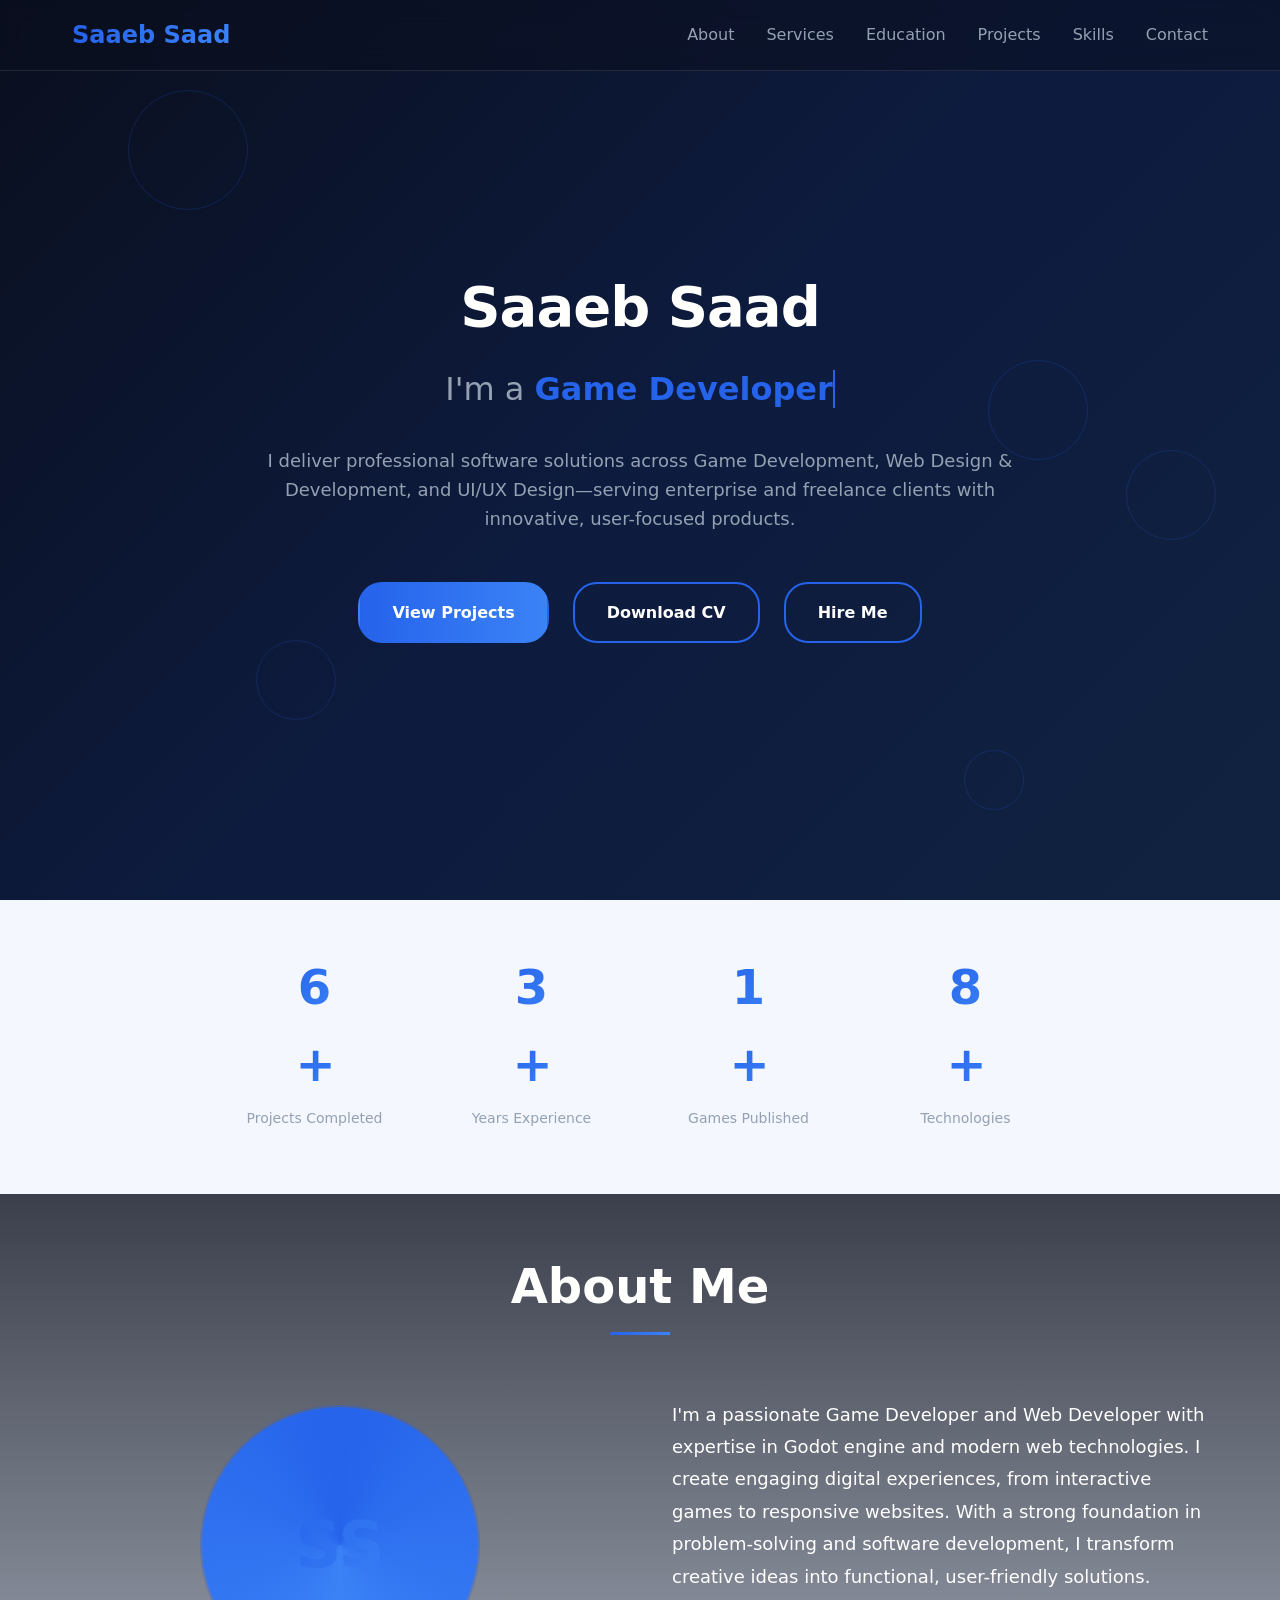
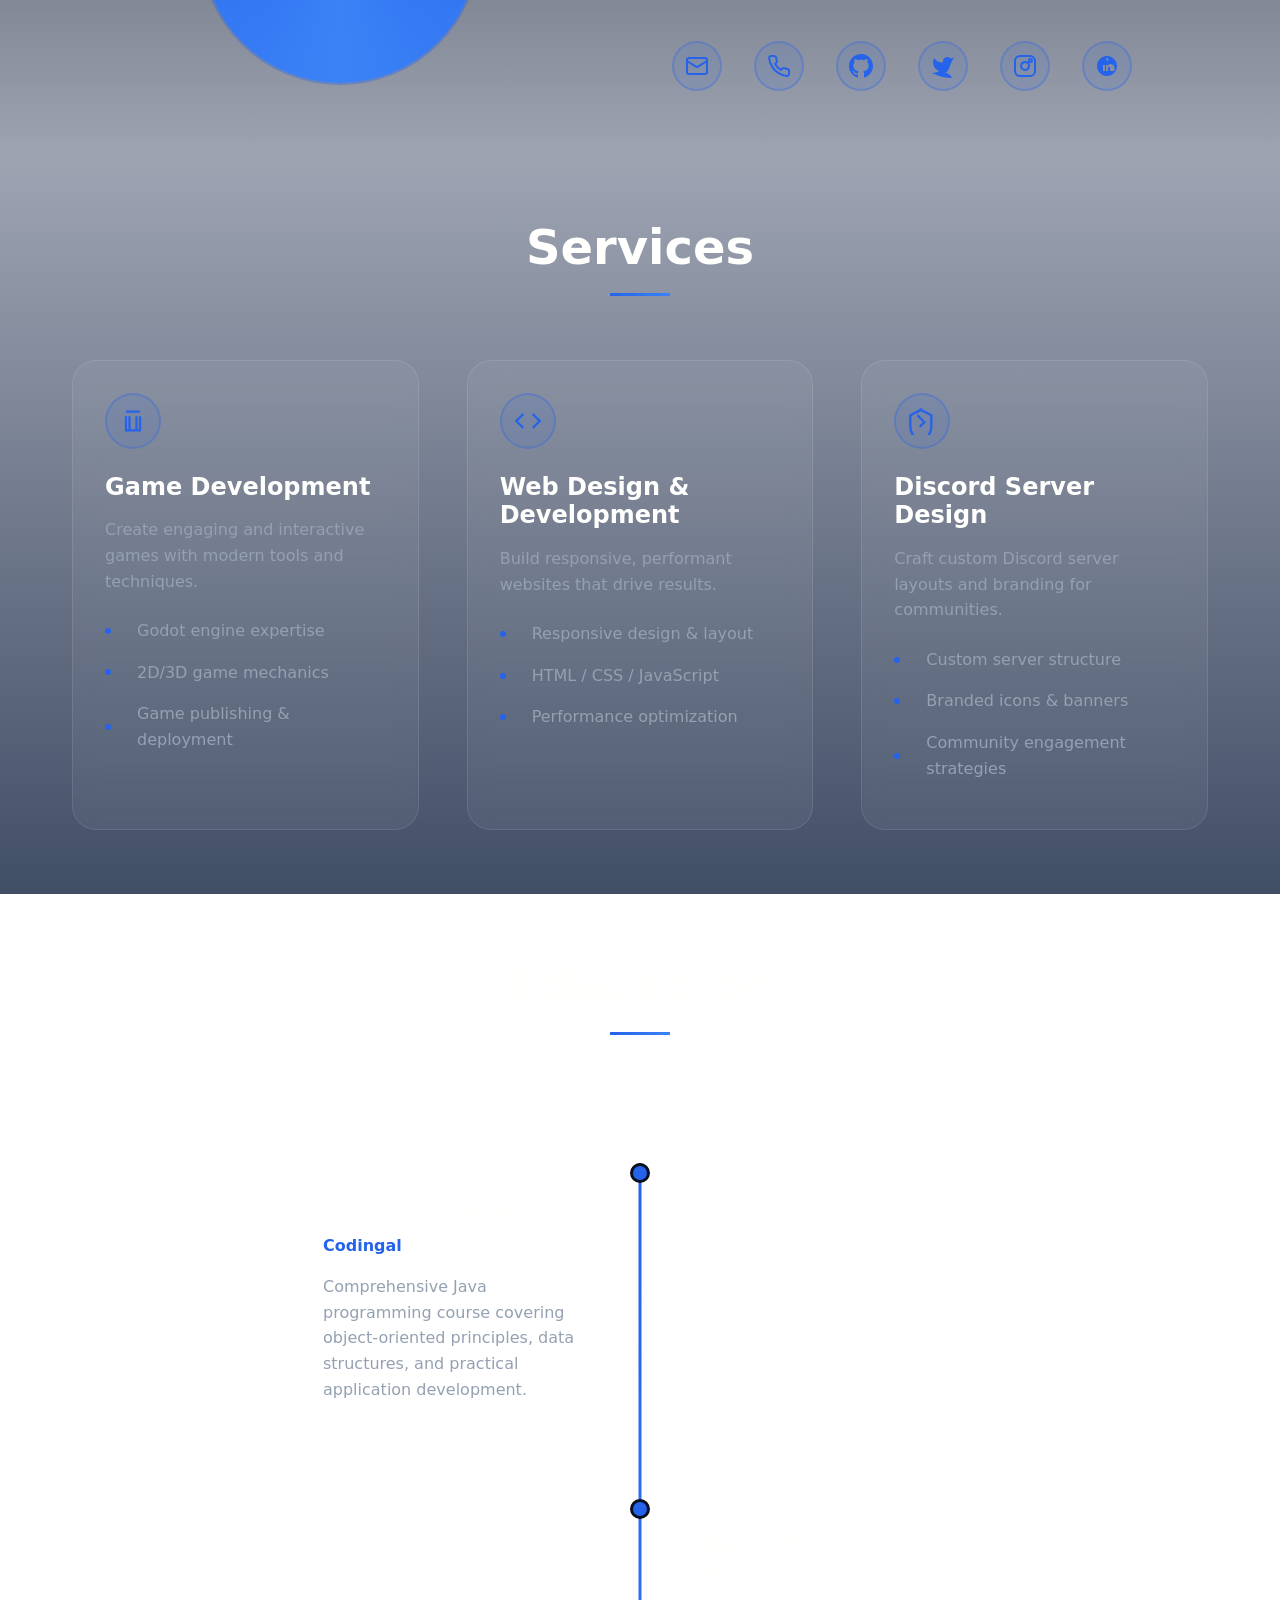
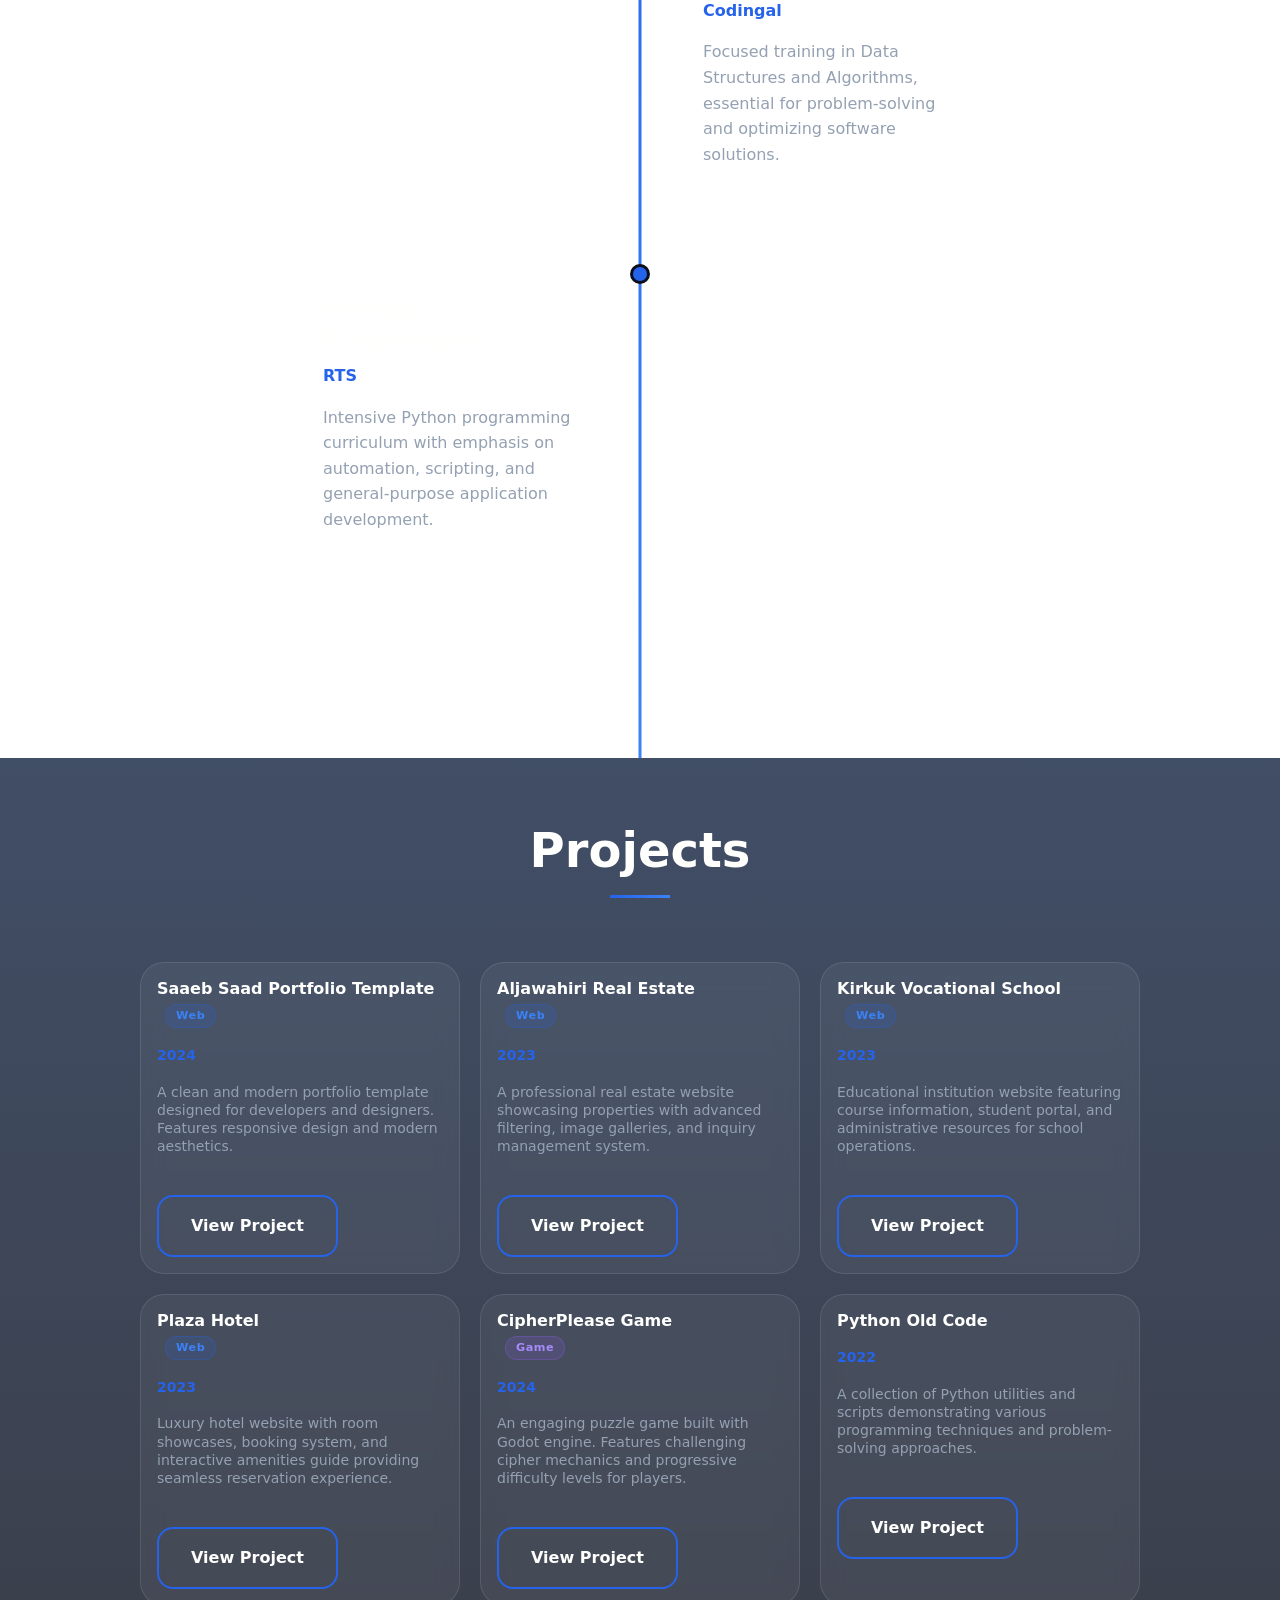
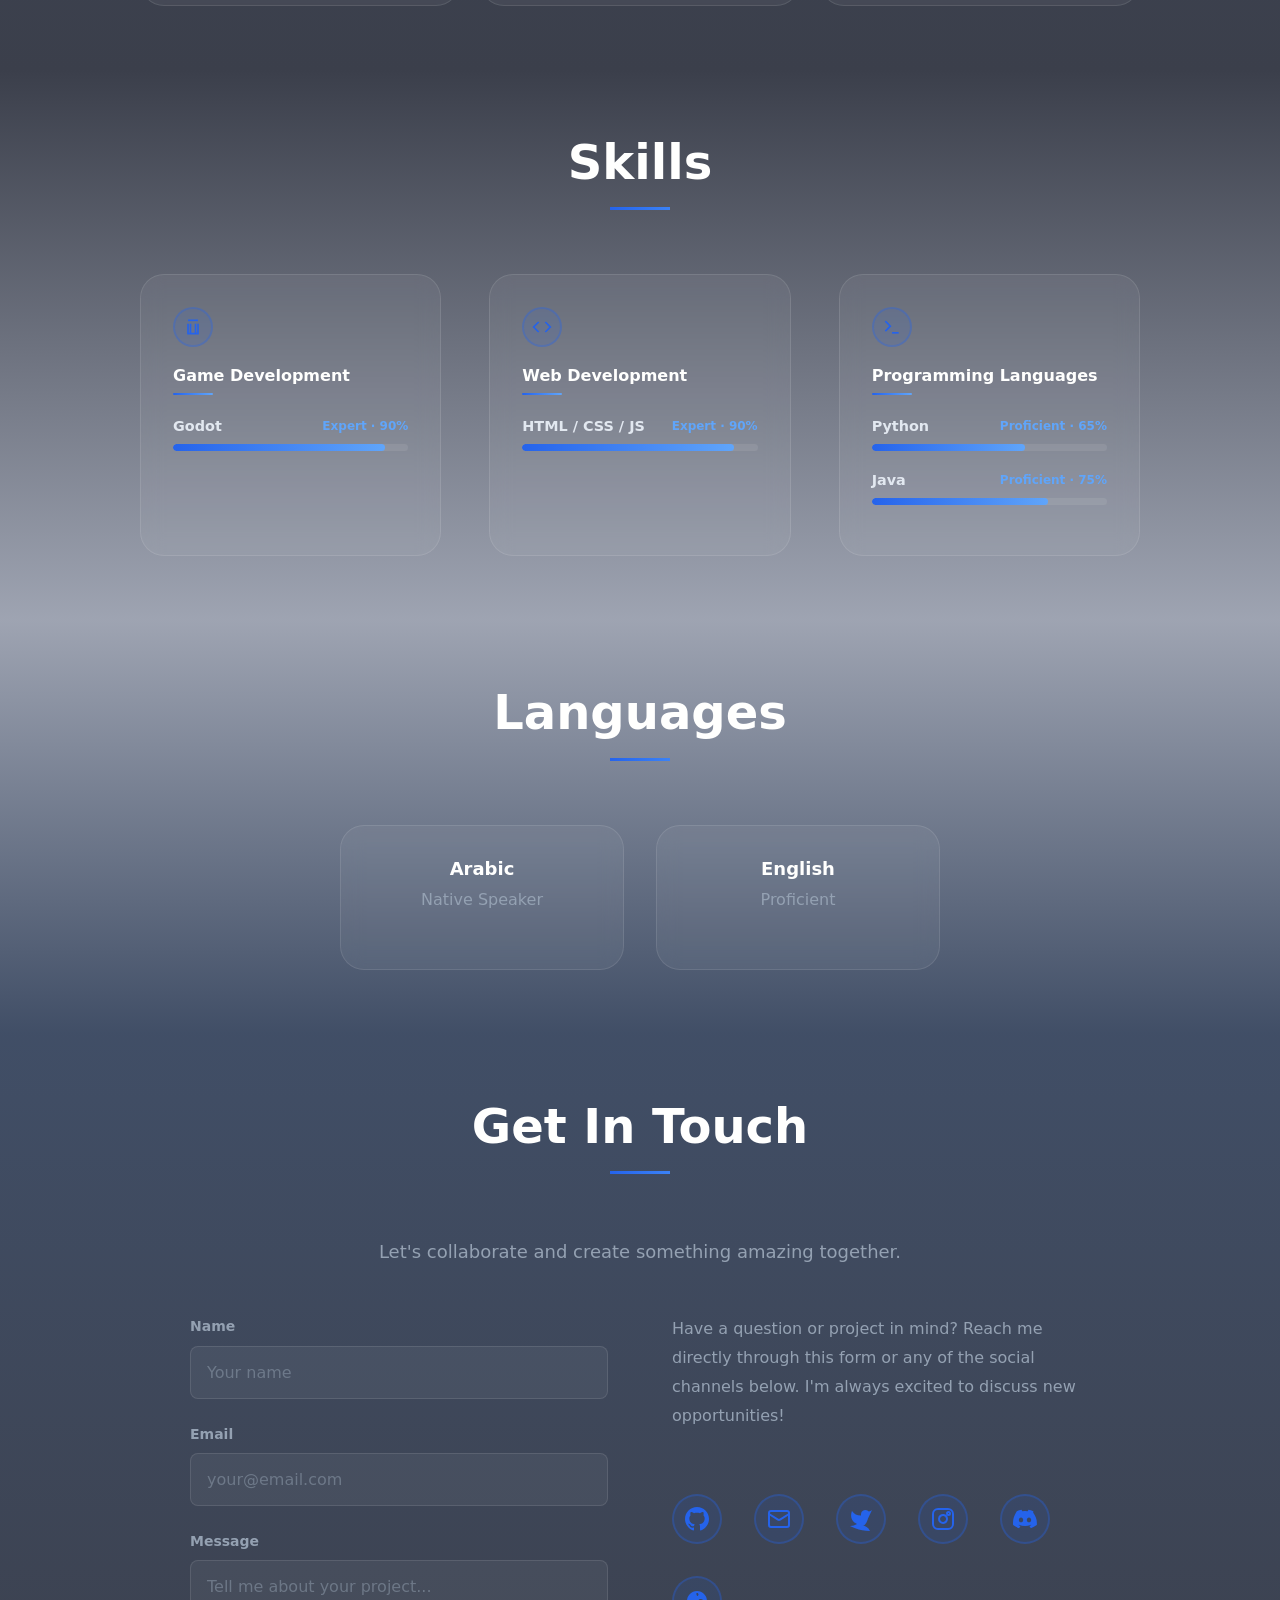
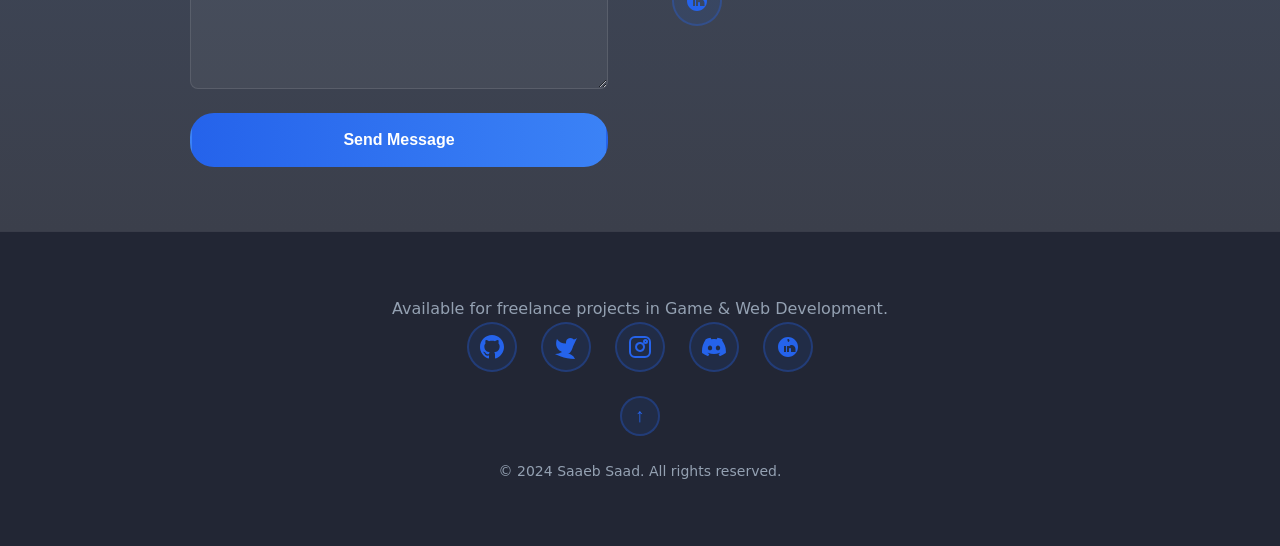
<file: index.html>
<!DOCTYPE html>
<html lang="en">
<head>
  <meta charset="UTF-8" />
  <meta name="viewport" content="width=device-width, initial-scale=1.0" />
  <title>Saaeb Saad | Game & Web Developer</title>
  <link rel="stylesheet" href="style.css" />
  <script src="links.js"></script>
</head>
<body>
  <!-- ═══════════════════════════════════════════════════════════════════════
       PRELOADER
       ═══════════════════════════════════════════════════════════════════════ -->
  <div id="preloader">
    <div class="preloader-name">Saaeb Saad</div>
    <div class="preloader-bar-track">
      <div class="preloader-bar-fill" id="preloaderFill"></div>
    </div>
  </div>

  <!-- ═══════════════════════════════════════════════════════════════════════
       NAVIGATION
       ═══════════════════════════════════════════════════════════════════════ -->
  <nav class="navbar">
    <div class="navbar-container">
      <div class="navbar-logo">
        <span class="logo-text">Saaeb Saad</span>
      </div>
      <div class="hamburger" id="hamburger">
        <span></span>
        <span></span>
        <span></span>
      </div>
      <ul class="nav-menu" id="nav-menu">
        <li><a href="#about" class="nav-link">About</a></li>
        <li><a href="#services" class="nav-link">Services</a></li>
        <li><a href="#education" class="nav-link">Education</a></li>
        <li><a href="#projects" class="nav-link">Projects</a></li>
        <li><a href="#skills" class="nav-link">Skills</a></li>
        <li><a href="#contact" class="nav-link">Contact</a></li>
      </ul>
    </div>
  </nav>

  <!-- ═══════════════════════════════════════════════════════════════════════
       HERO SECTION
       ═══════════════════════════════════════════════════════════════════════ -->
  <section id="hero" class="hero">
    <div class="hero-content">
      <h1 class="hero-name">Saaeb Saad</h1>
      <div class="hero-subtitle">
        <span>I'm a </span>
        <span class="typewriter"></span>
      </div>
      <p class="hero-description">
        I deliver professional software solutions across Game Development, Web Design & Development, and UI/UX Design—serving enterprise and freelance clients with innovative, user-focused products.
      </p>
      <div class="hero-cta">
        <a href="#projects" class="btn btn-primary">View Projects</a>
        <a href="" class="btn btn-secondary" data-link="resume">Download CV</a>
        <a href="#contact" class="btn btn-secondary">Hire Me</a>
      </div>
    </div>
    <div class="hero-background">
      <div class="particle"></div>
      <div class="particle"></div>
      <div class="particle"></div>
      <div class="particle"></div>
      <div class="particle"></div>
    </div>
  </section>

  <!-- ═══════════════════════════════════════════════════════════════════════
       STATS BAR SECTION
       ═══════════════════════════════════════════════════════════════════════ -->
  <section id="stats" class="stats-bar">
    <div class="stats-grid">
      <div class="stat-item">
        <span class="stat-number" data-target="6">0</span>
        <span class="stat-suffix">+</span>
        <p class="stat-label">Projects Completed</p>
      </div>
      <div class="stat-item">
        <span class="stat-number" data-target="3">0</span>
        <span class="stat-suffix">+</span>
        <p class="stat-label">Years Experience</p>
      </div>
      <div class="stat-item">
        <span class="stat-number" data-target="1">0</span>
        <span class="stat-suffix">+</span>
        <p class="stat-label">Games Published</p>
      </div>
      <div class="stat-item">
        <span class="stat-number" data-target="8">0</span>
        <span class="stat-suffix">+</span>
        <p class="stat-label">Technologies</p>
      </div>
    </div>
  </section>

  <!-- ═══════════════════════════════════════════════════════════════════════
       ABOUT SECTION
       ═══════════════════════════════════════════════════════════════════════ -->
  <section id="about" class="about">
    <div class="container">
      <h2 class="section-title">About Me</h2>
      <div class="about-content reveal">
        <div class="about-left">
          <div class="avatar-card">
            <div class="avatar-placeholder">
              <div class="ss-avatar">SS</div>
            </div>
          </div>
        </div>
        <div class="about-right">
          <p class="about-text">
            I'm a passionate Game Developer and Web Developer with expertise in Godot engine
            and modern web technologies. I create engaging digital experiences, from interactive
            games to responsive websites. With a strong foundation in problem-solving and
            software development, I transform creative ideas into functional, user-friendly
            solutions.
          </p>
          <div class="contact-icons">
            <a href="#" class="contact-icon" data-link="email" title="Email">
              <svg viewBox="0 0 24 24" fill="none" stroke="currentColor" stroke-width="2">
                <rect x="2" y="4" width="20" height="16" rx="2" />
                <path d="m22 7-8.97 5.7a1.94 1.94 0 0 1-2.06 0L2 7" />
              </svg>
            </a>
            <a href="#" class="contact-icon" data-link="phone" title="Phone">
              <svg viewBox="0 0 24 24" fill="none" stroke="currentColor" stroke-width="2">
                <path d="M22 16.92v3a2 2 0 0 1-2.18 2 19.79 19.79 0 0 1-8.63-3.07 19.5 19.5 0 0 1-6-6 19.79 19.79 0 0 1-3.07-8.67A2 2 0 0 1 4.11 2h3a2 2 0 0 1 2 1.72 12.84 12.84 0 0 0 .7 2.81 2 2 0 0 1-.45 2.11L8.09 9.91a16 16 0 0 0 6 6l1.27-1.27a2 2 0 0 1 2.11-.45 12.84 12.84 0 0 0 2.81.7A2 2 0 0 1 22 16.92z" />
              </svg>
            </a>
            <a href="#" class="contact-icon" data-link="github" title="GitHub">
              <svg viewBox="0 0 24 24" fill="currentColor">
                <path d="M12 0c-6.626 0-12 5.373-12 12 0 5.302 3.438 9.8 8.207 11.387.599.111.793-.261.793-.577v-2.234c-3.338.726-4.033-1.416-4.033-1.416-.546-1.387-1.333-1.756-1.333-1.756-1.089-.745.083-.729.083-.729 1.205.084 1.839 1.237 1.839 1.237 1.07 1.834 2.807 1.304 3.492.997.107-.775.418-1.305.762-1.604-2.665-.305-5.467-1.334-5.467-5.931 0-1.311.469-2.381 1.236-3.221-.124-.303-.535-1.524.117-3.176 0 0 1.008-.322 3.301 1.23.957-.266 1.983-.399 3.003-.404 1.02.005 2.047.138 3.006.404 2.291-1.552 3.297-1.23 3.297-1.23.653 1.653.242 2.874.118 3.176.77.84 1.235 1.911 1.235 3.221 0 4.609-2.807 5.624-5.479 5.921.43.372.823 1.102.823 2.222v 3.293c0 .319.192.694.801.576 4.765-1.589 8.199-6.086 8.199-11.386 0-6.627-5.373-12-12-12z" />
              </svg>
            </a>
            <a href="#" class="contact-icon" data-link="twitter" title="Twitter/X">
              <svg viewBox="0 0 24 24" fill="currentColor">
                <path d="M23 3a10.9 10.9 0 01-3.14 1.53 4.48 4.48 0 00-7.86 3v1A10.66 10.66 0 013 4s-4 9 5 13a11.64 11.64 0 01-7 2s9 5 20 5a9.5 9.5 0 00-9-5.5c4.75 2.25 7-7 7-7z"/>
              </svg>
            </a>
            <a href="#" class="contact-icon" data-link="instagram" title="Instagram">
              <svg viewBox="0 0 24 24" fill="none" stroke="currentColor" stroke-width="2">
                <rect x="2" y="2" width="20" height="20" rx="5" ry="5"></rect>
                <path d="M16 11.37A4 4 0 1 1 12.63 8 4 4 0 0 1 16 11.37z"></path>
                <circle cx="17.5" cy="6.5" r="1.5"></circle>
              </svg>
            </a>
            <a href="#" class="contact-icon" data-link="itchio" title="Itch.io">
              <svg viewBox="0 0 24 24" fill="currentColor">
                <path d="M12 2C6.48 2 2 6.48 2 12s4.48 10 10 10 10-4.48 10-10S17.52 2 12 2m-2 15h-2v-6h2v6m3-10c-.83 0-1.5-.67-1.5-1.5S11.17 4 12 4s1.5.67 1.5 1.5-0.67 1.5-1.5 1.5m5 10h-2v-3c0-.55-.45-1-1-1s-1 .45-1 1v3h-2v-6h2v.5c.54-.84 1.5-1.5 2.5-1.5 2.21 0 4 1.79 4 4v3z"/>
              </svg>
            </a>
          </div>
        </div>
      </div>
    </div>
  </section>

  <!-- ═══════════════════════════════════════════════════════════════════════
       SERVICES SECTION
       ═══════════════════════════════════════════════════════════════════════ -->
  <section id="services" class="services">
    <div class="container">
      <h2 class="section-title">Services</h2>
      <div class="services-grid reveal">
        <div class="service-card">
          <div class="service-icon">
            <svg viewBox="0 0 24 24" fill="none" stroke="currentColor" stroke-width="2">
              <line x1="6" y1="4" x2="18" y2="4"></line>
              <polyline points="6 8 6 20 18 20 18 8"></polyline>
              <line x1="9" y1="8" x2="9" y2="20"></line>
              <line x1="15" y1="8" x2="15" y2="20"></line>
            </svg>
          </div>
          <h3 class="service-title">Game Development</h3>
          <p class="service-description">Create engaging and interactive games with modern tools and techniques.</p>
          <ul class="service-features">
            <li>Godot engine expertise</li>
            <li>2D/3D game mechanics</li>
            <li>Game publishing & deployment</li>
          </ul>
        </div>

        <div class="service-card">
          <div class="service-icon">
            <svg viewBox="0 0 24 24" fill="none" stroke="currentColor" stroke-width="2">
              <polyline points="16 18 22 12 16 6"></polyline>
              <polyline points="8 6 2 12 8 18"></polyline>
            </svg>
          </div>
          <h3 class="service-title">Web Design & Development</h3>
          <p class="service-description">Build responsive, performant websites that drive results.</p>
          <ul class="service-features">
            <li>Responsive design & layout</li>
            <li>HTML / CSS / JavaScript</li>
            <li>Performance optimization</li>
          </ul>
        </div>

        <div class="service-card">
          <div class="service-icon">
            <svg viewBox="0 0 24 24" fill="none" stroke="currentColor" stroke-width="2">
              <path d="M12 2L2 7v10c0 5.55 3.84 10.74 9 12 5.16-1.26 9-6.45 9-12V7l-10-5z"></path>
              <polyline points="10 17 14 13 8 7"></polyline>
            </svg>
          </div>
          <h3 class="service-title">Discord Server Design</h3>
          <p class="service-description">Craft custom Discord server layouts and branding for communities.</p>
          <ul class="service-features">
            <li>Custom server structure</li>
            <li>Branded icons & banners</li>
            <li>Community engagement strategies</li>
        </div>
      </div>
    </div>
  </section>

  <!-- ═══════════════════════════════════════════════════════════════════════
       EDUCATION SECTION
       ═══════════════════════════════════════════════════════════════════════ -->
  <section id="education" class="education">
    <div class="container">
      <h2 class="section-title">Education</h2>
      <div class="timeline">
        <div class="timeline-item reveal">
          <div class="timeline-marker"></div>
          <div class="timeline-card">
            <h3 class="timeline-title">Java Programmer</h3>
            <p class="timeline-institution">Codingal</p>
            <p class="timeline-description">
              Comprehensive Java programming course covering object-oriented principles,
              data structures, and practical application development.
            </p>
          </div>
        </div>
        <div class="timeline-item reveal">
          <div class="timeline-marker"></div>
          <div class="timeline-card">
            <h3 class="timeline-title">Basic DSA Programmer</h3>
            <p class="timeline-institution">Codingal</p>
            <p class="timeline-description">
              Focused training in Data Structures and Algorithms, essential for problem-solving
              and optimizing software solutions.
            </p>
          </div>
        </div>
        <div class="timeline-item reveal">
          <div class="timeline-marker"></div>
          <div class="timeline-card">
            <h3 class="timeline-title">Python Programmer</h3>
            <p class="timeline-institution">RTS</p>
            <p class="timeline-description">
              Intensive Python programming curriculum with emphasis on automation, scripting,
              and general-purpose application development.
            </p>
          </div>
        </div>
      </div>
    </div>
  </section>

  <!-- ═══════════════════════════════════════════════════════════════════════
       PROJECTS SECTION
       ═══════════════════════════════════════════════════════════════════════ -->
  <section id="projects" class="projects">
    <div class="container">
      <h2 class="section-title">Projects</h2>
      <div class="projects-grid reveal">
        <div class="project-card" style="position: relative;">
          <div class="project-header">
            <h3 class="project-title">Saaeb Saad Portfolio Template</h3>
            <span class="project-badge project-badge--web">Web</span>
          </div>
          <p class="project-date">2024</p>
          <p class="project-description">
            A clean and modern portfolio template designed for developers and designers.
            Features responsive design and modern aesthetics.
          </p>
          <a href="#" class="project-btn" data-link="saabSaad">View Project</a>
        </div>

        <div class="project-card" style="position: relative;">
          <div class="project-header">
            <h3 class="project-title">Aljawahiri Real Estate</h3>
            <span class="project-badge project-badge--web">Web</span>
          </div>
          <p class="project-date">2023</p>
          <p class="project-description">
            A professional real estate website showcasing properties with advanced filtering,
            image galleries, and inquiry management system.
          </p>
          <a href="#" class="project-btn" data-link="aljawahiri">View Project</a>
        </div>

        <div class="project-card" style="position: relative;">
          <div class="project-header">
            <h3 class="project-title">Kirkuk Vocational School</h3>
            <span class="project-badge project-badge--web">Web</span>
          </div>
          <p class="project-date">2023</p>
          <p class="project-description">
            Educational institution website featuring course information, student portal,
            and administrative resources for school operations.
          </p>
          <a href="#" class="project-btn" data-link="kirkukVocational">View Project</a>
        </div>

        <div class="project-card" style="position: relative;">
          <div class="project-header">
            <h3 class="project-title">Plaza Hotel</h3>
            <span class="project-badge project-badge--web">Web</span>
          </div>
          <p class="project-date">2023</p>
          <p class="project-description">
            Luxury hotel website with room showcases, booking system, and interactive amenities
            guide providing seamless reservation experience.
          </p>
          <a href="#" class="project-btn" data-link="plazaHotel">View Project</a>
        </div>

        <div class="project-card" style="position: relative;">
          <div class="project-header">
            <h3 class="project-title">CipherPlease Game</h3>
            <span class="project-badge project-badge--game">Game</span>
          </div>
          <p class="project-date">2024</p>
          <p class="project-description">
            An engaging puzzle game built with Godot engine. Features challenging cipher
            mechanics and progressive difficulty levels for players.
          </p>
          <a href="#" class="project-btn" data-link="cipherPlease">View Project</a>
        </div>

        <div class="project-card" style="position: relative;">
          <div class="project-header">
            <h3 class="project-title">Python Old Code</h3>
          </div>
          <p class="project-date">2022</p>
          <p class="project-description">
            A collection of Python utilities and scripts demonstrating various programming
            techniques and problem-solving approaches.
          </p>
          <a href="#" class="project-btn" data-link="pythonOldCode">View Project</a>
        </div>
      </div>
    </div>
  </section>

  <!-- ═══════════════════════════════════════════════════════════════════════
       SKILLS SECTION
       ═══════════════════════════════════════════════════════════════════════ -->
  <section id="skills" class="skills">
    <div class="container">
      <h2 class="section-title">Skills</h2>
      <div class="skills-grid reveal">
        <div class="skill-column">
          <div class="skill-icon">
            <svg viewBox="0 0 24 24" fill="none" stroke="currentColor" stroke-width="2">
              <line x1="6" y1="4" x2="18" y2="4"></line>
              <polyline points="6 8 6 20 18 20 18 8"></polyline>
              <line x1="9" y1="8" x2="9" y2="20"></line>
              <line x1="15" y1="8" x2="15" y2="20"></line>
            </svg>
          </div>
          <div class="category-header">Game Development</div>
          <div class="category-accent"></div>
          <div class="skill-row">
            <div class="skill-meta">
              <span class="skill-name">Godot</span>
              <span class="skill-label">Expert · 90%</span>
            </div>
            <div class="bar-track">
              <div class="bar-fill" data-width="90"></div>
            </div>
          </div>
        </div>

        <div class="skill-column">
          <div class="skill-icon">
            <svg viewBox="0 0 24 24" fill="none" stroke="currentColor" stroke-width="2">
              <polyline points="16 18 22 12 16 6"></polyline>
              <polyline points="8 6 2 12 8 18"></polyline>
            </svg>
          </div>
          <div class="category-header">Web Development</div>
          <div class="category-accent"></div>
          <div class="skill-row">
            <div class="skill-meta">
              <span class="skill-name">HTML / CSS / JS</span>
              <span class="skill-label">Expert · 90%</span>
            </div>
            <div class="bar-track">
              <div class="bar-fill" data-width="90"></div>
            </div>
          </div>
        </div>

        <div class="skill-column">
          <div class="skill-icon">
            <svg viewBox="0 0 24 24" fill="none" stroke="currentColor" stroke-width="2">
              <polyline points="4 17 10 11 4 5"></polyline>
              <line x1="12" y1="19" x2="20" y2="19"></line>
            </svg>
          </div>
          <div class="category-header">Programming Languages</div>
          <div class="category-accent"></div>
          <div class="skill-row">
            <div class="skill-meta">
              <span class="skill-name">Python</span>
              <span class="skill-label">Proficient · 65%</span>
            </div>
            <div class="bar-track">
              <div class="bar-fill" data-width="65"></div>
            </div>
          </div>
          <div class="skill-row">
            <div class="skill-meta">
              <span class="skill-name">Java</span>
              <span class="skill-label">Proficient · 75%</span>
            </div>
            <div class="bar-track">
              <div class="bar-fill" data-width="75"></div>
            </div>
          </div>
        </div>
      </div>
    </div>
  </section>

  <!-- ═══════════════════════════════════════════════════════════════════════
       LANGUAGES SECTION
       ═══════════════════════════════════════════════════════════════════════ -->
  <section id="languages" class="languages">
    <div class="container">
      <h2 class="section-title">Languages</h2>
      <div class="languages-row reveal">
        <div class="language-card">
          <h4 class="language-name">Arabic</h4>
          <p class="language-level">Native Speaker</p>
          <div class="language-dots">
            <span class="dot filled"></span>
            <span class="dot filled"></span>
            <span class="dot filled"></span>
            <span class="dot filled"></span>
            <span class="dot filled"></span>
          </div>
        </div>
        <div class="language-card">
          <h4 class="language-name">English</h4>
          <p class="language-level">Proficient</p>
          <div class="language-dots">
            <span class="dot filled"></span>
            <span class="dot filled"></span>
            <span class="dot filled"></span>
            <span class="dot filled"></span>
            <span class="dot empty"></span>
          </div>
        </div>
      </div>
    </div>
  </section>

  <!-- ═══════════════════════════════════════════════════════════════════════
       CONTACT SECTION
       ═══════════════════════════════════════════════════════════════════════ -->
  <section id="contact" class="contact">
    <div class="container">
      <h2 class="section-title">Get In Touch</h2>
      <p class="contact-subtitle">
        Let's collaborate and create something amazing together.
      </p>
      <div class="contact-content reveal">
        <div class="contact-layout">
          <div class="contact-form-wrap">
            <form class="contact-form" id="contactForm">
              <div class="form-group">
                <label for="name">Name</label>
                <input type="text" id="name" name="name" placeholder="Your name" required />
              </div>
              <div class="form-group">
                <label for="email">Email</label>
                <input type="email" id="email" name="email" placeholder="your@email.com" required />
              </div>
              <div class="form-group">
                <label for="message">Message</label>
                <textarea id="message" name="message" rows="5" placeholder="Tell me about your project..." required></textarea>
              </div>
              <div class="form-message" id="formMessage" role="alert"></div>
              <button type="submit" class="btn btn-primary">Send Message</button>
            </form>
          </div>
          <div class="contact-info-wrap">
            <p class="contact-info-text">
              Have a question or project in mind? Reach me directly through this form or any of the social channels below. I'm always excited to discuss new opportunities!
            </p>
            <div class="contact-socials">
              <a href="#" class="social-link" data-link="github" title="GitHub">
                <svg viewBox="0 0 24 24" fill="currentColor">
                  <path d="M12 0c-6.626 0-12 5.373-12 12 0 5.302 3.438 9.8 8.207 11.387.599.111.793-.261.793-.577v-2.234c-3.338.726-4.033-1.416-4.033-1.416-.546-1.387-1.333-1.756-1.333-1.756-1.089-.745.083-.729.083-.729 1.205.084 1.839 1.237 1.839 1.237 1.07 1.834 2.807 1.304 3.492.997.107-.775.418-1.305.762-1.604-2.665-.305-5.467-1.334-5.467-5.931 0-1.311.469-2.381 1.236-3.221-.124-.303-.535-1.524.117-3.176 0 0 1.008-.322 3.301 1.23.957-.266 1.983-.399 3.003-.404 1.02.005 2.047.138 3.006.404 2.291-1.552 3.297-1.23 3.297-1.23.653 1.653.242 2.874.118 3.176.77.84 1.235 1.911 1.235 3.221 0 4.609-2.807 5.624-5.479 5.921.43.372.823 1.102.823 2.222v 3.293c0 .319.192.694.801.576 4.765-1.589 8.199-6.086 8.199-11.386 0-6.627-5.373-12-12-12z" />
                </svg>
              </a>
              <a href="#" class="social-link" data-link="email" title="Email">
                <svg viewBox="0 0 24 24" fill="none" stroke="currentColor" stroke-width="2">
                  <rect x="2" y="4" width="20" height="16" rx="2" />
                  <path d="m22 7-8.97 5.7a1.94 1.94 0 0 1-2.06 0L2 7" />
                </svg>
              </a>
              <a href="#" class="social-link" data-link="twitter" title="Twitter/X">
                <svg viewBox="0 0 24 24" fill="currentColor">
                  <path d="M23 3a10.9 10.9 0 01-3.14 1.53 4.48 4.48 0 00-7.86 3v1A10.66 10.66 0 013 4s-4 9 5 13a11.64 11.64 0 01-7 2s9 5 20 5a9.5 9.5 0 00-9-5.5c4.75 2.25 7-7 7-7z"/>
                </svg>
              </a>
              <a href="#" class="social-link" data-link="instagram" title="Instagram">
                <svg viewBox="0 0 24 24" fill="none" stroke="currentColor" stroke-width="2">
                  <rect x="2" y="2" width="20" height="20" rx="5" ry="5"></rect>
                  <path d="M16 11.37A4 4 0 1 1 12.63 8 4 4 0 0 1 16 11.37z"></path>
                  <circle cx="17.5" cy="6.5" r="1.5"></circle>
                </svg>
              </a>
              <a href="#" class="social-link" data-link="discord" title="Discord">
                <svg viewBox="0 0 24 24" fill="currentColor">
                  <path d="M20.317 4.369a19.791 19.791 0 00-4.885-1.515.074.074 0 00-.079.037c-.211.375-.445.864-.608 1.25a18.27 18.27 0 00-5.487 0c-.163-.386-.397-.875-.609-1.25a.077.077 0 00-.079-.037A19.736 19.736 0 003.677 4.37a.07.07 0 00-.032.027C.533 9.046-.32 13.58.099 18.057a.082.082 0 00.031.056 19.9 19.9 0 005.993 3.03.078.078 0 00.084-.028c.462-.63.873-1.295 1.226-1.994a.076.076 0 00-.042-.106 13.107 13.107 0 01-1.872-.892.077.077 0 00-.009-.128c.126-.094.252-.192.372-.291a.074.074 0 00.03-.066c3.928 1.793 8.18 1.793 12.062 0a.074.074 0 00.033.065c.12.099.246.198.373.292a.077.077 0 00-.006.127 13.052 13.052 0 01-1.873.892.077.077 0 00-.041.107c.354.699.765 1.364 1.225 1.994a.077.077 0 00.084.028 19.963 19.963 0 006.002-3.03.077.077 0 00.032-.054c.5-4.65-.838-8.686-3.553-12.265a.061.061 0 00-.031-.03zM8.02 15.331c-1.183 0-2.157-1.085-2.157-2.419 0-1.333.946-2.419 2.157-2.419 1.211 0 2.176 1.096 2.157 2.42 0 1.333-.946 2.418-2.157 2.418zm7.975 0c-1.183 0-2.157-1.085-2.157-2.419 0-1.333.946-2.419 2.157-2.419 1.211 0 2.176 1.096 2.157 2.42 0 1.333-.946 2.418-2.157 2.418z"/>
                </svg>
              </a>
              <a href="#" class="social-link" data-link="itchio" title="Itch.io">
                <svg viewBox="0 0 24 24" fill="currentColor">
                  <path d="M12 2C6.48 2 2 6.48 2 12s4.48 10 10 10 10-4.48 10-10S17.52 2 12 2m-2 15h-2v-6h2v6m3-10c-.83 0-1.5-.67-1.5-1.5S11.17 4 12 4s1.5.67 1.5 1.5-0.67 1.5-1.5 1.5m5 10h-2v-3c0-.55-.45-1-1-1s-1 .45-1 1v3h-2v-6h2v.5c.54-.84 1.5-1.5 2.5-1.5 2.21 0 4 1.79 4 4v3z"/>
                </svg>
              </a>
            </div>
          </div>
        </div>
      </div>
    </div>
  </section>

  <!-- ═══════════════════════════════════════════════════════════════════════
       FOOTER
       ═══════════════════════════════════════════════════════════════════════ -->
  <footer class="footer">
    <div class="container">
      <p class="footer-tagline">Available for freelance projects in Game & Web Development.</p>
      <div class="footer-socials">
        <a href="#" class="social-link" data-link="github" title="GitHub">
          <svg viewBox="0 0 24 24" fill="currentColor">
            <path d="M12 0c-6.626 0-12 5.373-12 12 0 5.302 3.438 9.8 8.207 11.387.599.111.793-.261.793-.577v-2.234c-3.338.726-4.033-1.416-4.033-1.416-.546-1.387-1.333-1.756-1.333-1.756-1.089-.745.083-.729.083-.729 1.205.084 1.839 1.237 1.839 1.237 1.07 1.834 2.807 1.304 3.492.997.107-.775.418-1.305.762-1.604-2.665-.305-5.467-1.334-5.467-5.931 0-1.311.469-2.381 1.236-3.221-.124-.303-.535-1.524.117-3.176 0 0 1.008-.322 3.301 1.23.957-.266 1.983-.399 3.003-.404 1.02.005 2.047.138 3.006.404 2.291-1.552 3.297-1.23 3.297-1.23.653 1.653.242 2.874.118 3.176.77.84 1.235 1.911 1.235 3.221 0 4.609-2.807 5.624-5.479 5.921.43.372.823 1.102.823 2.222v 3.293c0 .319.192.694.801.576 4.765-1.589 8.199-6.086 8.199-11.386 0-6.627-5.373-12-12-12z" />
          </svg>
        </a>
        <a href="#" class="social-link" data-link="twitter" title="Twitter/X">
          <svg viewBox="0 0 24 24" fill="currentColor">
            <path d="M23 3a10.9 10.9 0 01-3.14 1.53 4.48 4.48 0 00-7.86 3v1A10.66 10.66 0 013 4s-4 9 5 13a11.64 11.64 0 01-7 2s9 5 20 5a9.5 9.5 0 00-9-5.5c4.75 2.25 7-7 7-7z"/>
          </svg>
        </a>
        <a href="#" class="social-link" data-link="instagram" title="Instagram">
          <svg viewBox="0 0 24 24" fill="none" stroke="currentColor" stroke-width="2">
            <rect x="2" y="2" width="20" height="20" rx="5" ry="5"></rect>
            <path d="M16 11.37A4 4 0 1 1 12.63 8 4 4 0 0 1 16 11.37z"></path>
            <circle cx="17.5" cy="6.5" r="1.5"></circle>
          </svg>
        </a>
        <a href="#" class="social-link" data-link="discord" title="Discord">
          <svg viewBox="0 0 24 24" fill="currentColor">
            <path d="M20.317 4.369a19.791 19.791 0 00-4.885-1.515.074.074 0 00-.079.037c-.211.375-.445.864-.608 1.25a18.27 18.27 0 00-5.487 0c-.163-.386-.397-.875-.609-1.25a.077.077 0 00-.079-.037A19.736 19.736 0 003.677 4.37a.07.07 0 00-.032.027C.533 9.046-.32 13.58.099 18.057a.082.082 0 00.031.056 19.9 19.9 0 005.993 3.03.078.078 0 00.084-.028c.462-.63.873-1.295 1.226-1.994a.076.076 0 00-.042-.106 13.107 13.107 0 01-1.872-.892.077.077 0 00-.009-.128c.126-.094.252-.192.372-.291a.074.074 0 00.03-.066c3.928 1.793 8.18 1.793 12.062 0a.074.074 0 00.033.065c.12.099.246.198.373.292a.077.077 0 00-.006.127 13.052 13.052 0 01-1.873.892.077.077 0 00-.041.107c.354.699.765 1.364 1.225 1.994a.077.077 0 00.084.028 19.963 19.963 0 006.002-3.03.077.077 0 00.032-.054c.5-4.65-.838-8.686-3.553-12.265a.061.061 0 00-.031-.03zM8.02 15.331c-1.183 0-2.157-1.085-2.157-2.419 0-1.333.946-2.419 2.157-2.419 1.211 0 2.176 1.096 2.157 2.42 0 1.333-.946 2.418-2.157 2.418zm7.975 0c-1.183 0-2.157-1.085-2.157-2.419 0-1.333.946-2.419 2.157-2.419 1.211 0 2.176 1.096 2.157 2.42 0 1.333-.946 2.418-2.157 2.418z"/>
          </svg>
        </a>
        <a href="#" class="social-link" data-link="itchio" title="Itch.io">
          <svg viewBox="0 0 24 24" fill="currentColor">
            <path d="M12 2C6.48 2 2 6.48 2 12s4.48 10 10 10 10-4.48 10-10S17.52 2 12 2m-2 15h-2v-6h2v6m3-10c-.83 0-1.5-.67-1.5-1.5S11.17 4 12 4s1.5.67 1.5 1.5-0.67 1.5-1.5 1.5m5 10h-2v-3c0-.55-.45-1-1-1s-1 .45-1 1v3h-2v-6h2v.5c.54-.84 1.5-1.5 2.5-1.5 2.21 0 4 1.79 4 4v3z"/>
          </svg>
        </a>
      </div>
      <button class="footer-back-top" id="backToTop" aria-label="Back to top">↑</button>
      <p class="footer-copy">&copy; 2024 Saaeb Saad. All rights reserved.</p>
    </div>
  </footer>

  <script src="main.js"></script>
</body>
</html>
</file>
<file: style.css>
/* ═══════════════════════════════════════════════════════════════════════════
   PORTFOLIO STYLESHEET
   Modern Gradient Design for Game & Web Developer
   ═══════════════════════════════════════════════════════════════════════════ */

/* ─────────────────────────────────────────────────────────────────────────
   CSS CUSTOM PROPERTIES
   ───────────────────────────────────────────────────────────────────────── */
:root {
  /* Colors */
  --color-primary-dark: #0a0f1e;
  --color-primary-mid: #0d1b3e;
  --color-primary-light: #112240;
  --color-accent-violet: #2563eb;
  --color-accent-emerald: #3b82f6;
  --color-text-primary: #fffffe;
  --color-text-muted: #94a1b2;
  --color-card-bg: rgba(255, 255, 255, 0.05);
  --color-border-light: rgba(255, 255, 255, 0.1);

  /* Spacing */
  --spacing-xs: 0.5rem;
  --spacing-sm: 1rem;
  --spacing-md: 1.5rem;
  --spacing-lg: 2rem;
  --spacing-xl: 3rem;
  --spacing-2xl: 4rem;

  /* Typography */
  --font-body: "Inter", system-ui, -apple-system, sans-serif;
  --font-heading: "Space Grotesk", system-ui, -apple-system, sans-serif;
  --font-size-xs: 0.875rem;
  --font-size-sm: 1rem;
  --font-size-md: 1.125rem;
  --font-size-lg: 1.5rem;
  --font-size-xl: 2rem;
  --font-size-2xl: 2.5rem;
  --font-size-3xl: 3rem;
  --font-size-4xl: 3.5rem;

  /* Transitions */
  --transition-fast: 150ms ease;
  --transition-smooth: 300ms ease;
  --transition-slow: 500ms ease;

  /* Border radius */
  --border-radius-sm: 0.5rem;
  --border-radius-md: 1rem;
  --border-radius-lg: 1.5rem;
  --border-radius-xl: 2rem;
}

/* ─────────────────────────────────────────────────────────────────────────
   GLOBAL RESET & BASE
   ───────────────────────────────────────────────────────────────────────── */
* {
  margin: 0;
  padding: 0;
  box-sizing: border-box;
}

html {
  scroll-behavior: smooth;
  font-size: 16px;
}

body {
  font-family: var(--font-body);
  color: var(--color-text-primary);
  background: linear-gradient(
    135deg,
    var(--color-primary-dark) 0%,
    var(--color-primary-mid) 50%,
    var(--color-primary-light) 100%
  );
  background-attachment: fixed;
  line-height: 1.6;
  overflow-x: hidden;
}

/* ─────────────────────────────────────────────────────────────────────────
   TYPOGRAPHY
   ───────────────────────────────────────────────────────────────────────── */
@import url("https://fonts.googleapis.com/css2?family=Inter:wght@300;400;500;600;700&display=swap");
@import url("https://fonts.googleapis.com/css2?family=Space+Grotesk:wght@400;600;700&display=swap");

h1,
h2,
h3,
h4,
h5,
h6 {
  font-family: var(--font-heading);
  font-weight: 700;
  line-height: 1.2;
}

p {
  color: var(--color-text-muted);
  margin-bottom: var(--spacing-sm);
}

a {
  color: var(--color-accent-violet);
  text-decoration: none;
  transition: color var(--transition-fast);
}

a:hover {
  color: var(--color-accent-emerald);
}

/* ─────────────────────────────────────────────────────────────────────────
   CONTAINER & LAYOUT
   ───────────────────────────────────────────────────────────────────────── */
.container {
  max-width: 1200px;
  margin: 0 auto;
  padding: 0 var(--spacing-lg);
}

section {
  padding: var(--spacing-2xl) 0;
  position: relative;
  z-index: 1;
}

.section-title {
  font-size: var(--font-size-3xl);
  text-align: center;
  margin-bottom: var(--spacing-2xl);
  position: relative;
  display: inline-block;
  width: 100%;
}

.section-title::after {
  content: "";
  display: block;
  height: 3px;
  width: 60px;
  background: linear-gradient(90deg, var(--color-accent-violet), var(--color-accent-emerald));
  margin: var(--spacing-sm) auto 0;
}

/* ─────────────────────────────────────────────────────────────────────────
   NAVBAR
   ───────────────────────────────────────────────────────────────────────── */
.navbar {
  position: fixed;
  top: 0;
  width: 100%;
  z-index: 1000;
  background: rgba(10, 15, 30, 0.5);
  backdrop-filter: blur(12px);
  border-bottom: 1px solid var(--color-border-light);
  transition: all var(--transition-smooth);
}

.navbar.scrolled {
  background: rgba(10, 15, 30, 0.8);
  box-shadow: 0 4px 20px rgba(0, 0, 0, 0.3);
}

.navbar-container {
  max-width: 1200px;
  margin: 0 auto;
  padding: 1rem var(--spacing-lg);
  display: flex;
  justify-content: space-between;
  align-items: center;
}

.navbar-logo {
  font-size: var(--font-size-lg);
  font-weight: 700;
  color: var(--color-text-primary);
  font-family: var(--font-heading);
}

.logo-text {
  background: linear-gradient(90deg, var(--color-accent-violet), var(--color-accent-emerald));
  -webkit-background-clip: text;
  -webkit-text-fill-color: transparent;
  background-clip: text;
}

.nav-menu {
  display: flex;
  list-style: none;
  gap: var(--spacing-lg);
}

.nav-link {
  color: var(--color-text-muted);
  font-weight: 500;
  position: relative;
  transition: color var(--transition-fast);
}

.nav-link::after {
  content: "";
  position: absolute;
  bottom: -5px;
  left: 0;
  width: 0;
  height: 2px;
  background: linear-gradient(90deg, var(--color-accent-violet), var(--color-accent-emerald));
  transition: width var(--transition-smooth);
}

.nav-link:hover::after,
.nav-link.active::after {
  width: 100%;
}

.nav-link:hover,
.nav-link.active {
  color: var(--color-text-primary);
}

.hamburger {
  display: none;
  flex-direction: column;
  cursor: pointer;
  gap: 5px;
}

.hamburger span {
  width: 25px;
  height: 3px;
  background: var(--color-text-primary);
  border-radius: 2px;
  transition: all var(--transition-smooth);
}

.hamburger.active span:nth-child(1) {
  transform: rotate(45deg) translate(8px, 8px);
}

.hamburger.active span:nth-child(2) {
  opacity: 0;
}

.hamburger.active span:nth-child(3) {
  transform: rotate(-45deg) translate(7px, -7px);
}

/* ─────────────────────────────────────────────────────────────────────────
   HERO SECTION
   ───────────────────────────────────────────────────────────────────────── */
.hero {
  min-height: 100vh;
  display: flex;
  align-items: center;
  justify-content: center;
  position: relative;
  overflow: hidden;
  padding-top: 80px;
}

.hero-background {
  position: absolute;
  width: 100%;
  height: 100%;
  top: 0;
  left: 0;
  z-index: 0;
}

.particle {
  position: absolute;
  width: 80px;
  height: 80px;
  border: 1px solid rgba(37, 99, 235, 0.2);
  border-radius: 50%;
  animation: float 15s infinite ease-in-out;
}

.particle:nth-child(1) {
  width: 120px;
  height: 120px;
  top: 10%;
  left: 10%;
  animation-delay: 0s;
}

.particle:nth-child(2) {
  width: 100px;
  height: 100px;
  top: 40%;
  right: 15%;
  animation-delay: 2s;
}

.particle:nth-child(3) {
  width: 80px;
  height: 80px;
  bottom: 20%;
  left: 20%;
  animation-delay: 4s;
}

.particle:nth-child(4) {
  width: 60px;
  height: 60px;
  bottom: 10%;
  right: 20%;
  animation-delay: 6s;
}

.particle:nth-child(5) {
  width: 90px;
  height: 90px;
  top: 50%;
  right: 5%;
  animation-delay: 3s;
}

@keyframes float {
  0%,
  100% {
    transform: translate(0, 0);
  }
  25% {
    transform: translate(20px, -20px);
  }
  50% {
    transform: translate(0, -40px);
  }
  75% {
    transform: translate(-20px, -20px);
  }
}

.hero-content {
  position: relative;
  z-index: 2;
  text-align: center;
  max-width: 800px;
  margin: 0 auto;
}

.hero-name {
  font-size: var(--font-size-4xl);
  margin-bottom: var(--spacing-md);
  font-weight: 800;
  letter-spacing: -1px;
  animation: slideUp 0.8s ease-out;
}

.hero-subtitle {
  font-size: var(--font-size-xl);
  margin-bottom: var(--spacing-lg);
  color: var(--color-text-muted);
  animation: slideUp 0.8s ease-out 0.1s backwards;
}

.typewriter {
  color: var(--color-accent-violet);
  font-weight: 600;
  border-right: 2px solid var(--color-accent-violet);
  animation: blink 0.7s infinite;
}

@keyframes blink {
  0%,
  49% {
    border-right-color: var(--color-accent-violet);
  }
  50%,
  100% {
    border-right-color: transparent;
  }
}

@keyframes slideUp {
  from {
    opacity: 0;
    transform: translateY(30px);
  }
  to {
    opacity: 1;
    transform: translateY(0);
  }
}

.hero-description {
  font-size: var(--font-size-md);
  margin-bottom: var(--spacing-xl);
  animation: slideUp 0.8s ease-out 0.2s backwards;
}

.hero-cta {
  display: flex;
  gap: var(--spacing-md);
  justify-content: center;
  flex-wrap: wrap;
  animation: slideUp 0.8s ease-out 0.3s backwards;
}

/* ─────────────────────────────────────────────────────────────────────────
   BUTTONS
   ───────────────────────────────────────────────────────────────────────── */
.btn {
  padding: var(--spacing-sm) var(--spacing-lg);
  border-radius: var(--border-radius-lg);
  font-weight: 600;
  cursor: pointer;
  border: 2px solid transparent;
  transition: all var(--transition-smooth);
  display: inline-block;
  font-size: var(--font-size-sm);
}

.btn-primary {
  background: linear-gradient(90deg, var(--color-accent-violet), var(--color-accent-emerald));
  color: var(--color-text-primary);
}

.btn-primary:hover {
  transform: translateY(-3px);
  box-shadow: 0 10px 30px rgba(37, 99, 235, 0.3);
}

.btn-secondary {
  border: 2px solid var(--color-accent-violet);
  color: var(--color-text-primary);
  background: transparent;
}

.btn-secondary:hover {
  background: var(--color-accent-violet);
  transform: translateY(-3px);
}

.btn-large {
  padding: var(--spacing-md) var(--spacing-2xl);
  font-size: var(--font-size-md);
}

.project-btn {
  display: inline-block;
  padding: var(--spacing-sm) var(--spacing-lg);
  border: 2px solid var(--color-accent-violet);
  border-radius: var(--border-radius-md);
  color: var(--color-text-primary);
  background: transparent;
  font-weight: 600;
  transition: all var(--transition-smooth);
  margin-top: var(--spacing-md);
}

.project-btn:hover {
  background: var(--color-accent-violet);
  transform: translateY(-3px);
}

/* ─────────────────────────────────────────────────────────────────────────
   ABOUT SECTION
   ───────────────────────────────────────────────────────────────────────── */
#about {
  background: linear-gradient(180deg, rgba(10, 15, 30, 0.8), rgba(13, 27, 62, 0.4));
}

.about-content {
  display: grid;
  grid-template-columns: 1fr 1fr;
  gap: var(--spacing-2xl);
  align-items: center;
}

.about-left {
  display: flex;
  justify-content: center;
}

.avatar-card {
  width: 280px;
  height: 280px;
  border-radius: 50%;
  background: rgba(37, 99, 235, 0.1);
  border: 2px solid rgba(37, 99, 235, 0.3);
  padding: var(--spacing-lg);
  display: flex;
  align-items: center;
  justify-content: center;
  backdrop-filter: blur(10px);
  transition: all var(--transition-smooth);
  position: relative;
  overflow: hidden;
}

.avatar-card:hover {
  border-color: var(--color-accent-violet);
  box-shadow: 0 8px 30px rgba(37, 99, 235, 0.2);
}

.avatar-placeholder {
  width: 100%;
  height: 100%;
  display: flex;
  align-items: center;
  justify-content: center;
}

.avatar-placeholder svg {
  display: none;
}

.ss-avatar {
  font-size: 4rem;
  font-family: var(--font-heading);
  font-weight: 700;
  background: linear-gradient(135deg, var(--color-accent-violet), var(--color-accent-emerald));
  -webkit-background-clip: text;
  -webkit-text-fill-color: transparent;
  background-clip: text;
  text-align: center;
  z-index: 2;
  position: relative;
}

.avatar-card::before {
  content: "";
  position: absolute;
  inset: -4px;
  border-radius: 50%;
  border: 2px solid transparent;
  background: conic-gradient(from 0deg, var(--color-accent-violet), var(--color-accent-emerald), var(--color-accent-violet));
  animation: spin 3s linear infinite;
  z-index: 0;
}

@keyframes spin {
  from {
    transform: rotate(0deg);
  }
  to {
    transform: rotate(360deg);
  }
}

.about-right {
  display: flex;
  flex-direction: column;
  gap: var(--spacing-lg);
}

.about-text {
  font-size: var(--font-size-md);
  line-height: 1.8;
  color: var(--color-text-primary);
}

.contact-icons {
  display: flex;
  gap: var(--spacing-lg);
  align-items: center;
  flex-wrap: wrap;
}

.contact-icon {
  width: 50px;
  height: 50px;
  border-radius: 50%;
  background: rgba(37, 99, 235, 0.1);
  border: 2px solid rgba(37, 99, 235, 0.3);
  display: flex;
  align-items: center;
  justify-content: center;
  color: var(--color-accent-violet);
  transition: all var(--transition-smooth);
}

.contact-icon:hover {
  background: var(--color-accent-violet);
  color: var(--color-text-primary);
  transform: translateY(-5px);
}

.contact-icon svg {
  width: 24px;
  height: 24px;
}

/* ─────────────────────────────────────────────────────────────────────────
   SERVICES SECTION
   ───────────────────────────────────────────────────────────────────────── */
#services {
  background: linear-gradient(180deg, rgba(13, 27, 62, 0.4), rgba(17, 34, 64, 0.8));
}

.services-grid {
  display: grid;
  grid-template-columns: repeat(auto-fit, minmax(280px, 1fr));
  gap: var(--spacing-xl);
}

.service-card {
  background: rgba(255, 255, 255, 0.05);
  backdrop-filter: blur(10px);
  border: 1px solid rgba(255, 255, 255, 0.1);
  border-radius: var(--border-radius-lg);
  padding: var(--spacing-lg);
  transition: all var(--transition-smooth);
  position: relative;
  overflow: hidden;
}

.service-card::before {
  content: "";
  position: absolute;
  top: 0;
  left: 0;
  right: 0;
  height: 3px;
  background: linear-gradient(90deg, var(--color-accent-violet), var(--color-accent-emerald));
  opacity: 0;
  transition: opacity var(--transition-smooth);
}

.service-card:hover {
  background: rgba(37, 99, 235, 0.1);
  border-color: var(--color-accent-violet);
  transform: translateY(-6px);
}

.service-card:hover::before {
  opacity: 1;
}

.service-icon {
  width: 56px;
  height: 56px;
  border-radius: 50%;
  background: rgba(37, 99, 235, 0.1);
  border: 2px solid rgba(37, 99, 235, 0.3);
  display: flex;
  align-items: center;
  justify-content: center;
  color: var(--color-accent-violet);
  margin-bottom: var(--spacing-md);
}

.service-icon svg {
  width: 28px;
  height: 28px;
}

.service-title {
  color: var(--color-text-primary);
  font-size: var(--font-size-lg);
  margin-bottom: var(--spacing-sm);
}

.service-description {
  color: var(--color-text-muted);
  font-size: var(--font-size-sm);
  margin-bottom: var(--spacing-md);
}

.service-features {
  list-style: none;
  padding: 0;
  margin: 0;
  color: var(--color-text-muted);
  font-size: var(--font-size-sm);
}

.service-features li {
  padding-left: var(--spacing-lg);
  margin-bottom: var(--spacing-sm);
  position: relative;
}

.service-features li::before {
  content: "";
  position: absolute;
  left: 0;
  top: 50%;
  transform: translateY(-50%);
  width: 6px;
  height: 6px;
  border-radius: 50%;
  background: var(--color-accent-violet);
}
   ───────────────────────────────────────────────────────────────────────── */
#education {
  background: linear-gradient(180deg, rgba(13, 27, 62, 0.4), rgba(17, 34, 64, 0.8));
}

.timeline {
  position: relative;
  padding: var(--spacing-2xl) 0;
  max-width: 700px;
  margin: 0 auto;
}

.timeline::before {
  content: "";
  position: absolute;
  left: 50%;
  transform: translateX(-50%);
  width: 3px;
  height: 100%;
  background: linear-gradient(180deg, var(--color-accent-violet), var(--color-accent-emerald));
}

.timeline-item {
  margin-bottom: var(--spacing-xl);
  position: relative;
}

.timeline-marker {
  position: absolute;
  left: 50%;
  top: 0;
  transform: translateX(-50%);
  width: 20px;
  height: 20px;
  border-radius: 50%;
  background: var(--color-accent-violet);
  border: 3px solid var(--color-primary-dark);
  z-index: 2;
}

.timeline-card {
  background: rgba(255, 255, 255, 0.05);
  backdrop-filter: blur(10px);
  border: 1px solid rgba(255, 255, 255, 0.1);
  padding: var(--spacing-lg);
  border-radius: var(--border-radius-lg);
  width: calc(50% - 30px);
  transition: all var(--transition-smooth);
}

.timeline-item:nth-child(odd) .timeline-card {
  margin-left: 0;
  margin-right: auto;
}

.timeline-item:nth-child(even) .timeline-card {
  margin-left: auto;
  margin-right: 0;
}

.timeline-card:hover {
  background: rgba(37, 99, 235, 0.1);
  border-color: var(--color-accent-violet);
  transform: translateY(-5px);
}

.timeline-title {
  color: var(--color-text-primary);
  font-size: var(--font-size-lg);
  margin-bottom: var(--spacing-xs);
}

.timeline-institution {
  color: var(--color-accent-violet);
  font-weight: 600;
  margin-bottom: var(--spacing-sm);
}

.timeline-description {
  color: var(--color-text-muted);
  font-size: var(--font-size-sm);
}

/* ─────────────────────────────────────────────────────────────────────────
   PROJECTS SECTION
   ───────────────────────────────────────────────────────────────────────── */
#projects {
  background: linear-gradient(180deg, rgba(17, 34, 64, 0.8), rgba(10, 15, 30, 0.8));
}

.projects-grid {
  display: grid;
  grid-template-columns: repeat(3, minmax(320px, 320px));
  gap: 20px;
  justify-content: center;
}

.project-card {
  background: rgba(255, 255, 255, 0.05);
  backdrop-filter: blur(10px);
  border: 1px solid rgba(255, 255, 255, 0.1);
  border-radius: var(--border-radius-lg);
  padding: var(--spacing-sm);
  transition: all var(--transition-smooth);
}

.project-card::before {
  position: absolute;
  top: 0;
  left: 0;
  right: 0;
  height: 3px;
  background: linear-gradient(90deg, var(--color-accent-violet), var(--color-accent-emerald));
  opacity: 0;
  transition: opacity var(--transition-smooth);
}

.project-card:hover {
  background: rgba(37, 99, 235, 0.1);
  border-color: var(--color-accent-violet);
  transform: scale(1.01);
}

.project-card:hover::before {
  opacity: 1;
}

.project-header {
  margin-bottom: var(--spacing-sm);
}

.project-title {
  color: var(--color-text-primary);
  font-size: var(--font-size-sm);
  margin-bottom: 2px;
}

.project-date {
  font-size: var(--font-size-xs);
  color: var(--color-accent-violet);
  font-weight: 600;
}

.project-description {
  font-size: var(--font-size-xs);
  color: var(--color-text-muted);
  margin-bottom: var(--spacing-sm);
  line-height: 1.3;
}

/* ─────────────────────────────────────────────────────────────────────────
   SKILLS SECTION
   ───────────────────────────────────────────────────────────────────────── */
#skills {
  background: linear-gradient(180deg, rgba(10, 15, 30, 0.8), rgba(13, 27, 62, 0.4));
}

.skills-grid {
  display: grid;
  grid-template-columns: repeat(auto-fit, minmax(250px, 1fr));
  gap: var(--spacing-xl);
  max-width: 1000px;
  margin: 0 auto;
}

.skill-column {
  background: rgba(255, 255, 255, 0.05);
  backdrop-filter: blur(10px);
  border: 1px solid rgba(255, 255, 255, 0.1);
  padding: var(--spacing-lg);
  border-radius: var(--border-radius-lg);
  transition: all var(--transition-smooth);
}

.skill-column:hover {
  background: rgba(37, 99, 235, 0.1);
  border-color: var(--color-accent-violet);
  transform: translateY(-5px);
}

.skill-icon {
  width: 40px;
  height: 40px;
  border-radius: 50%;
  background: rgba(37, 99, 235, 0.1);
  border: 2px solid rgba(37, 99, 235, 0.3);
  display: flex;
  align-items: center;
  justify-content: center;
  color: var(--color-accent-violet);
  margin-bottom: var(--spacing-sm);
}

.skill-icon svg {
  width: 20px;
  height: 20px;
}

.category-header {
  color: var(--color-text-primary);
  font-size: 1rem;
  font-weight: 700;
  margin-bottom: 4px;
}

.category-accent {
  width: 40px;
  height: 2px;
  background: linear-gradient(90deg, #2563eb, #60a5fa);
  border-radius: 2px;
  margin-bottom: 20px;
}

.skill-row {
  margin-bottom: 18px;
}

.skill-meta {
  display: flex;
  justify-content: space-between;
  align-items: center;
  margin-bottom: 6px;
}

.skill-name {
  font-size: 0.9rem;
  font-weight: 600;
  color: #e2e8f0;
}

.skill-label {
  font-size: 0.75rem;
  color: #60a5fa;
  font-weight: 600;
}

.bar-track {
  width: 100%;
  height: 7px;
  background: rgba(255, 255, 255, 0.08);
  border-radius: 99px;
  overflow: hidden;
}

.bar-fill {
  height: 100%;
  border-radius: 99px;
  background: linear-gradient(90deg, #2563eb, #60a5fa);
  width: 0;
  transition: width 0.8s ease;
}

/* ─────────────────────────────────────────────────────────────────────────
   LANGUAGES SECTION
   ───────────────────────────────────────────────────────────────────────── */
#languages {
  background: linear-gradient(180deg, rgba(13, 27, 62, 0.4), rgba(17, 34, 64, 0.8));
}

.languages-row {
  display: grid;
  grid-template-columns: repeat(auto-fit, minmax(200px, 1fr));
  gap: var(--spacing-lg);
  max-width: 600px;
  margin: 0 auto;
}

.language-card {
  background: rgba(255, 255, 255, 0.05);
  backdrop-filter: blur(10px);
  border: 1px solid rgba(255, 255, 255, 0.1);
  padding: var(--spacing-lg);
  border-radius: var(--border-radius-lg);
  text-align: center;
  transition: all var(--transition-smooth);
}

.language-card:hover {
  background: rgba(37, 99, 235, 0.1);
  border-color: var(--color-accent-violet);
  transform: translateY(-5px);
}

.language-name {
  color: var(--color-text-primary);
  font-size: var(--font-size-md);
  margin-bottom: var(--spacing-xs);
}

.language-level {
  color: var(--color-text-muted);
  font-size: var(--font-size-sm);
  margin-bottom: var(--spacing-md);
}

.language-dots {
  display: flex;
  gap: var(--spacing-xs);
  justify-content: center;
}

/* ─────────────────────────────────────────────────────────────────────────
   CONTACT SECTION
   ───────────────────────────────────────────────────────────────────────── */
#contact {
  background: linear-gradient(180deg, rgba(17, 34, 64, 0.8), rgba(10, 15, 30, 0.8));
}

.contact-subtitle {
  text-align: center;
  font-size: var(--font-size-md);
  color: var(--color-text-muted);
  margin-bottom: var(--spacing-xl);
}

.contact-content {
  display: flex;
  flex-direction: column;
  align-items: center;
  gap: var(--spacing-xl);
}

.contact-layout {
  display: grid;
  grid-template-columns: 1fr 1fr;
  gap: var(--spacing-2xl);
  align-items: start;
  width: 100%;
  max-width: 900px;
  margin: 0 auto;
}

.contact-form-wrap {
  width: 100%;
}

.contact-form {
  display: flex;
  flex-direction: column;
  gap: var(--spacing-md);
}

.form-group {
  display: flex;
  flex-direction: column;
}

.form-group label {
  display: block;
  color: var(--color-text-muted);
  font-size: var(--font-size-xs);
  margin-bottom: var(--spacing-xs);
  font-weight: 600;
}

.form-group input,
.form-group textarea {
  background: rgba(255, 255, 255, 0.05);
  border: 1px solid var(--color-border-light);
  border-radius: var(--border-radius-sm);
  padding: var(--spacing-sm);
  color: var(--color-text-primary);
  font-family: var(--font-body);
  font-size: var(--font-size-sm);
  transition: all var(--transition-smooth);
}

.form-group input::placeholder,
.form-group textarea::placeholder {
  color: rgba(148, 161, 178, 0.5);
}

.form-group input:focus,
.form-group textarea:focus {
  border-color: var(--color-accent-violet);
  outline: none;
  background: rgba(255, 255, 255, 0.08);
  box-shadow: 0 0 0 3px rgba(37, 99, 235, 0.1);
}

.contact-info-wrap {
  display: flex;
  flex-direction: column;
  gap: var(--spacing-xl);
}

.contact-info-text {
  color: var(--color-text-muted);
  font-size: var(--font-size-sm);
  line-height: 1.8;
}

.contact-socials {
  display: flex;
  gap: var(--spacing-lg);
  align-items: center;
  flex-wrap: wrap;
}

.social-link {
  width: 50px;
  height: 50px;
  border-radius: 50%;
  background: rgba(37, 99, 235, 0.1);
  border: 2px solid rgba(37, 99, 235, 0.3);
  display: flex;
  align-items: center;
  justify-content: center;
  color: var(--color-accent-violet);
  transition: all var(--transition-smooth);
}

.social-link:hover {
  background: var(--color-accent-violet);
  color: var(--color-text-primary);
  transform: translateY(-5px);
  box-shadow: 0 8px 20px rgba(37, 99, 235, 0.3);
}

.social-link svg {
  width: 24px;
  height: 24px;
}

/* ─────────────────────────────────────────────────────────────────────────
   FOOTER
   ───────────────────────────────────────────────────────────────────────── */
.footer {
  background: rgba(10, 15, 30, 0.9);
  border-top: 1px solid rgba(255, 255, 255, 0.1);
  padding: var(--spacing-lg) 0;
  text-align: center;
  color: var(--color-text-muted);
}

.footer p {
  margin-bottom: 0;
}

/* ─────────────────────────────────────────────────────────────────────────
   PRELOADER
   ───────────────────────────────────────────────────────────────────────── */
#preloader {
  position: fixed;
  inset: 0;
  z-index: 9999;
  background: var(--color-primary-dark);
  display: flex;
  flex-direction: column;
  align-items: center;
  justify-content: center;
  gap: 1.5rem;
  transition: opacity 0.5s ease, visibility 0.5s ease;
}

#preloader.hidden {
  opacity: 0;
  visibility: hidden;
}

.preloader-name {
  font-size: var(--font-size-3xl);
  font-family: var(--font-heading);
  font-weight: 700;
  background: linear-gradient(135deg, var(--color-accent-violet), var(--color-accent-emerald));
  -webkit-background-clip: text;
  -webkit-text-fill-color: transparent;
  background-clip: text;
}

.preloader-bar-track {
  width: 220px;
  height: 4px;
  background: rgba(255, 255, 255, 0.1);
  border-radius: 99px;
  overflow: hidden;
}

.preloader-bar-fill {
  height: 100%;
  width: 0;
  background: linear-gradient(90deg, var(--color-accent-violet), var(--color-accent-emerald));
  border-radius: 99px;
  transition: width 1.4s ease;
}

/* ─────────────────────────────────────────────────────────────────────────
   STATS BAR
   ───────────────────────────────────────────────────────────────────────── */
.stats-bar {
  padding: var(--spacing-xl) 0;
  background: rgba(37, 99, 235, 0.05);
  border-top: 1px solid var(--color-border-light);
  border-bottom: 1px solid var(--color-border-light);
}

.stats-grid {
  display: grid;
  grid-template-columns: repeat(4, 1fr);
  gap: var(--spacing-lg);
  max-width: 900px;
  margin: 0 auto;
  text-align: center;
  padding: 0 var(--spacing-lg);
}

.stat-item {
  display: flex;
  flex-direction: column;
  align-items: center;
  justify-content: center;
}

.stat-number {
  font-size: var(--font-size-3xl);
  font-weight: 800;
  background: linear-gradient(135deg, var(--color-accent-violet), var(--color-accent-emerald));
  -webkit-background-clip: text;
  -webkit-text-fill-color: transparent;
  background-clip: text;
}

.stat-suffix {
  font-size: var(--font-size-3xl);
  font-weight: 800;
  background: linear-gradient(135deg, var(--color-accent-violet), var(--color-accent-emerald));
  -webkit-background-clip: text;
  -webkit-text-fill-color: transparent;
  background-clip: text;
  margin-left: 2px;
}

.stat-label {
  color: var(--color-text-muted);
  font-size: var(--font-size-xs);
  margin-top: 4px;
}

/* ─────────────────────────────────────────────────────────────────────────
   PROJECT BADGES
   ───────────────────────────────────────────────────────────────────────── */
.project-badge {
  display: inline-block;
  padding: 2px 10px;
  border-radius: 99px;
  font-size: 0.7rem;
  font-weight: 700;
  letter-spacing: 0.05em;
  margin-top: 4px;
  margin-left: 8px;
}

.project-badge--web {
  background: rgba(37, 99, 235, 0.15);
  color: var(--color-accent-emerald);
  border: 1px solid rgba(37, 99, 235, 0.3);
}

.project-badge--game {
  background: rgba(139, 92, 246, 0.15);
  color: #a78bfa;
  border: 1px solid rgba(139, 92, 246, 0.3);
}

/* ─────────────────────────────────────────────────────────────────────────
   PROJECT CARD FIXES
   ───────────────────────────────────────────────────────────────────────── */
.project-card {
  position: relative;
}

.project-card::before {
  content: "";
  position: absolute;
  top: 0;
  left: 0;
  right: 0;
  height: 3px;
  background: linear-gradient(90deg, var(--color-accent-violet), var(--color-accent-emerald));
  opacity: 0;
  transition: opacity var(--transition-smooth);
}

/* ─────────────────────────────────────────────────────────────────────────
   FORM FEEDBACK
   ───────────────────────────────────────────────────────────────────────── */
.form-message {
  padding: var(--spacing-sm);
  border-radius: var(--border-radius-sm);
  font-size: var(--font-size-xs);
  font-weight: 600;
  display: none;
  margin-bottom: var(--spacing-md);
}

.form-message.success {
  background: rgba(34, 197, 94, 0.1);
  border: 1px solid rgba(34, 197, 94, 0.3);
  color: #4ade80;
  display: block;
}

.form-message.error {
  background: rgba(239, 68, 68, 0.1);
  border: 1px solid rgba(239, 68, 68, 0.3);
  color: #f87171;
  display: block;
}

/* ─────────────────────────────────────────────────────────────────────────
   UPDATED FOOTER STYLES
   ───────────────────────────────────────────────────────────────────────── */
.footer {
  background: rgba(10, 15, 30, 0.9);
  border-top: 1px solid rgba(255, 255, 255, 0.1);
  padding: var(--spacing-2xl) 0;
  text-align: center;
  color: var(--color-text-muted);
}

.footer-tagline {
  color: var(--color-text-muted);
  margin-bottom: var(--spacing-md);
  font-size: var(--font-size-sm);
}

.footer-socials {
  display: flex;
  justify-content: center;
  gap: var(--spacing-md);
  margin-bottom: var(--spacing-md);
  flex-wrap: wrap;
}

.footer-back-top {
  display: inline-flex;
  align-items: center;
  justify-content: center;
  width: 40px;
  height: 40px;
  border-radius: 50%;
  background: rgba(37, 99, 235, 0.1);
  border: 2px solid rgba(37, 99, 235, 0.3);
  color: var(--color-accent-violet);
  cursor: pointer;
  font-size: 1.2rem;
  transition: all var(--transition-smooth);
  margin-bottom: var(--spacing-md);
}

.footer-back-top:hover {
  background: var(--color-accent-violet);
  color: var(--color-text-primary);
  transform: translateY(-5px);
  box-shadow: 0 8px 20px rgba(37, 99, 235, 0.3);
}

.footer-copy {
  color: var(--color-text-muted);
  font-size: var(--font-size-xs);
  margin-bottom: 0;
}

/* ─────────────────────────────────────────────────────────────────────────
   RESPONSIVE STATS BAR
   ───────────────────────────────────────────────────────────────────────── */
@media (max-width: 768px) {
  .stats-grid {
    grid-template-columns: repeat(2, 1fr);
  }
}

/* ─────────────────────────────────────────────────────────────────────────
   SCROLL ANIMATION CLASSES
   ───────────────────────────────────────────────────────────────────────── */
.reveal {
  opacity: 0;
  transform: translateY(30px);
  transition: all var(--transition-smooth);
}

.reveal.is-visible {
  opacity: 1;
  transform: translateY(0);
}

/* ─────────────────────────────────────────────────────────────────────────
   RESPONSIVE DESIGN
   ───────────────────────────────────────────────────────────────────────── */
@media (max-width: 768px) {
  :root {
    --font-size-4xl: 2.5rem;
    --font-size-3xl: 2rem;
    --font-size-2xl: 1.75rem;
    --spacing-xl: 2rem;
    --spacing-2xl: 2.5rem;
  }

  .hamburger {
    display: flex;
  }

  .nav-menu {
    position: absolute;
    top: 70px;
    left: 0;
    width: 100%;
    flex-direction: column;
    background: rgba(10, 15, 30, 0.95);
    backdrop-filter: blur(12px);
    gap: 0;
    max-height: 0;
    overflow: hidden;
    transition: max-height var(--transition-smooth);
    border-bottom: 1px solid rgba(255, 255, 255, 0.1);
  }

  .nav-menu.active {
    max-height: 400px;
  }

  .nav-menu li {
    padding: var(--spacing-sm) var(--spacing-lg);
    border-bottom: 1px solid rgba(255, 255, 255, 0.05);
  }

  .nav-link {
    display: block;
  }

  .about-content {
    grid-template-columns: 1fr;
    gap: var(--spacing-xl);
  }

  .avatar-card {
    width: 220px;
    height: 220px;
  }

  .hero-cta {
    flex-direction: column;
    width: 100%;
  }

  .hero-cta .btn {
    width: 100%;
  }

  .timeline::before {
    left: 20px;
  }

  .timeline-marker {
    left: 20px;
  }

  .timeline-card {
    width: 100%;
    margin-left: 60px !important;
    margin-right: 0 !important;
  }

  .skills-grid {
    grid-template-columns: 1fr;
  }

  .services-grid {
    grid-template-columns: 1fr;
  }

  .contact-layout {
    grid-template-columns: 1fr;
    gap: var(--spacing-xl);
  }

  .projects-grid {
    grid-template-columns: 1fr;
  }

  .contact-form button {
    width: 100%;
  }

  section {
    padding: var(--spacing-xl) 0;
  }

  .container {
    padding: 0 var(--spacing-md);
  }

  .contact-socials {
    justify-content: center;
  }


@media (max-width: 480px) {
  :root {
    --font-size-4xl: 2rem;
    --font-size-3xl: 1.5rem;
    --spacing-lg: 1.5rem;
    --spacing-xl: 1.5rem;
    --spacing-2xl: 2rem;
  }

  .hero-name {
    font-size: var(--font-size-3xl);
  }

  .hero-subtitle {
    font-size: var(--font-size-lg);
  }

  .contact-icons {
    gap: var(--spacing-md);
  }

  .contact-icon {
    width: 45px;
    height: 45px;
  }

  .btn-large {
    width: 100%;
  }

  .service-card {
    padding: var(--spacing-md);
  }
}
}
</file>
